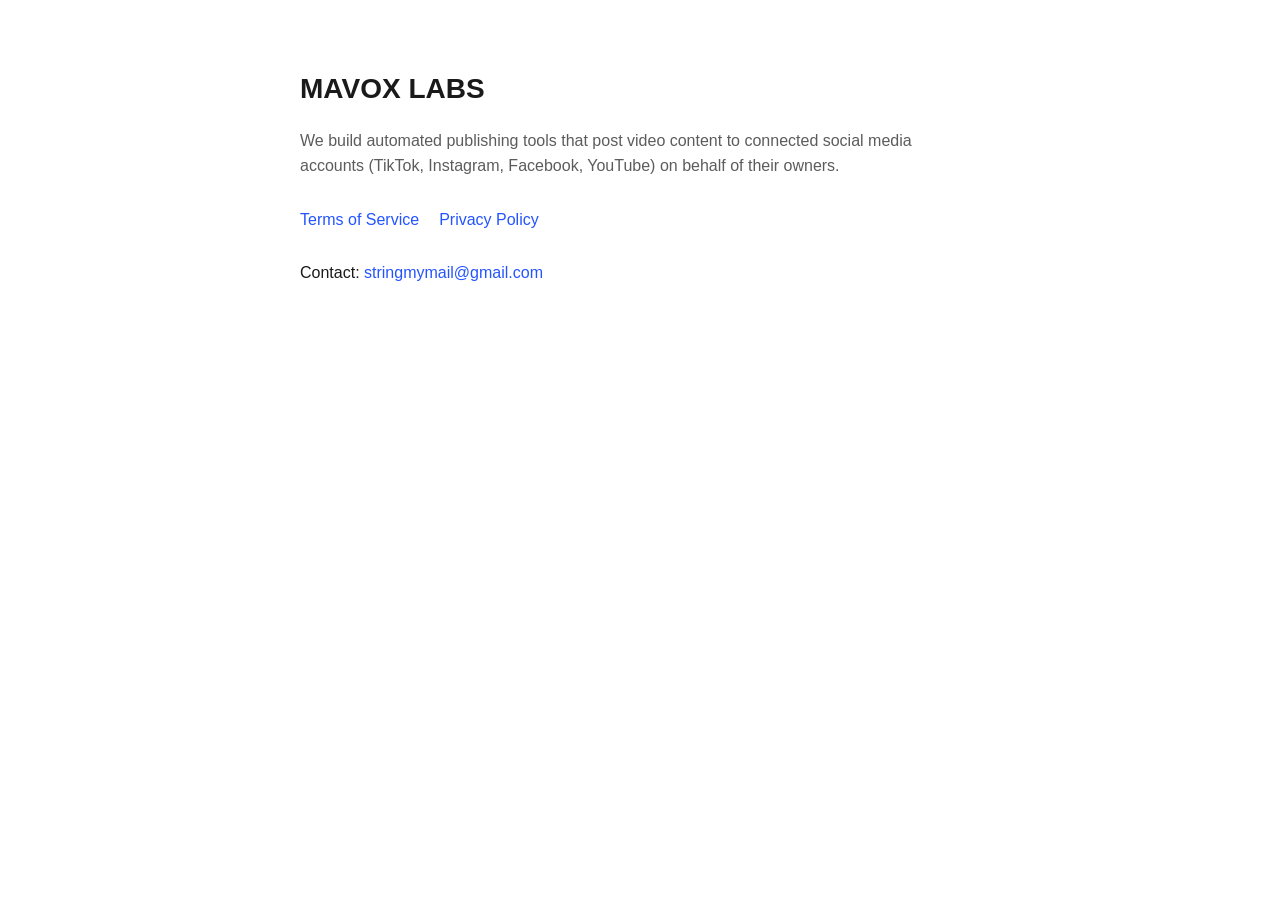
<file: index.html>
<!doctype html>
<html lang="en">
<head>
<meta charset="utf-8">
<meta name="viewport" content="width=device-width, initial-scale=1">
<meta name="tiktok-developers-site-verification" content="2B5VnRHjp1blQ4DqPeul8AGN6gAwsrFG">
<title>MAVOX LABS</title>
<link rel="stylesheet" href="style.css">
</head>
<body>
  <main class="page">
    <h1>MAVOX LABS</h1>
    <p class="lede">We build automated publishing tools that post video content to connected social media accounts (TikTok, Instagram, Facebook, YouTube) on behalf of their owners.</p>
    <nav class="links">
      <a href="terms.html">Terms of Service</a>
      <a href="privacy.html">Privacy Policy</a>
    </nav>
    <p class="contact">Contact: <a href="mailto:stringmymail@gmail.com">stringmymail@gmail.com</a></p>
  </main>
</body>
</html>
</file>
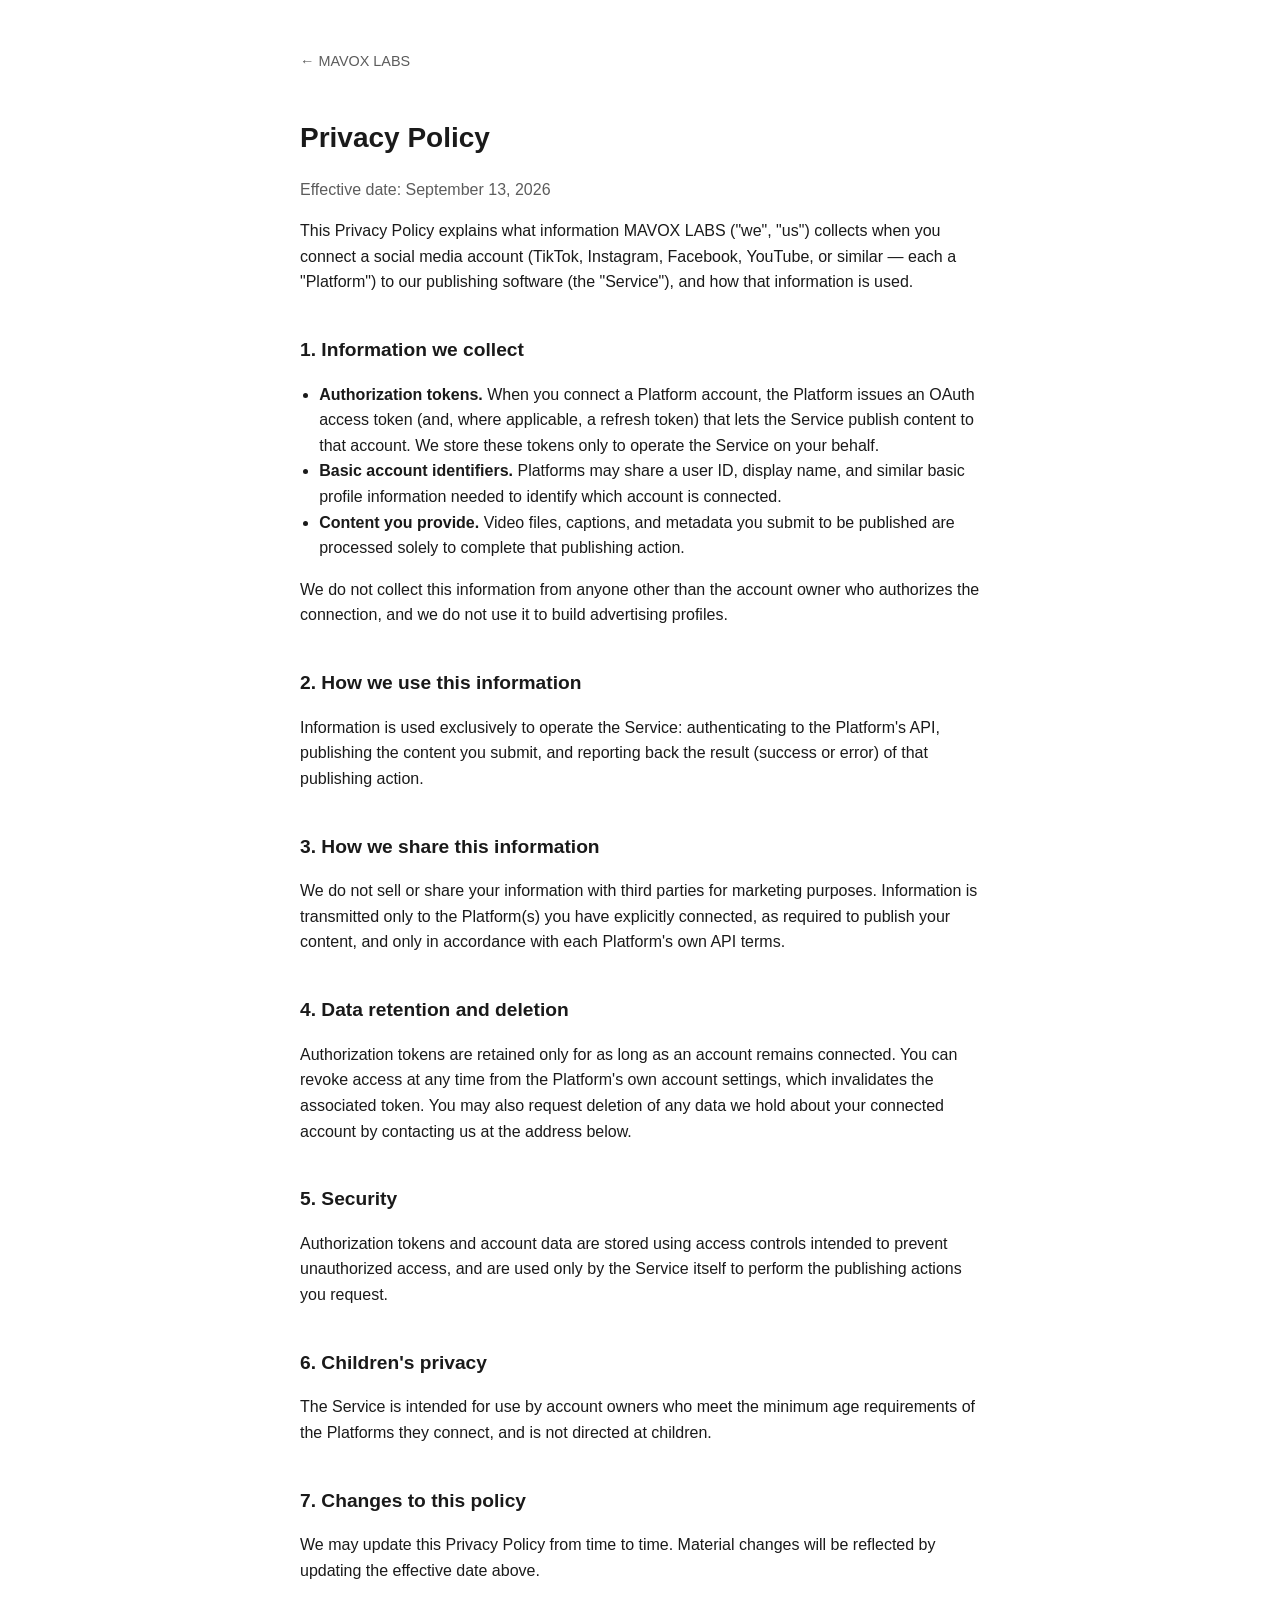
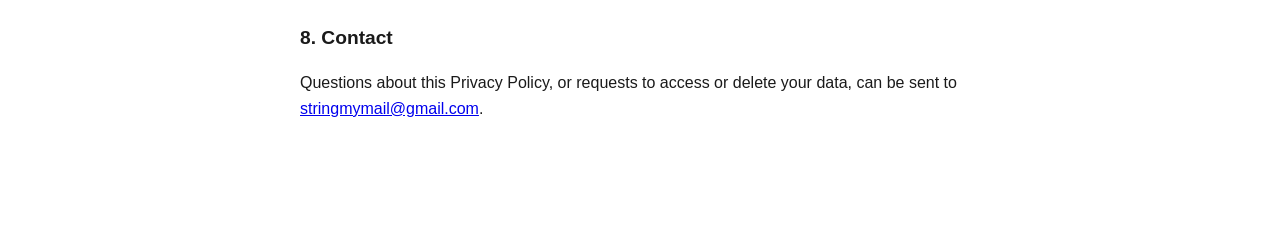
<file: privacy.html>
<!doctype html>
<html lang="en">
<head>
<meta charset="utf-8">
<meta name="viewport" content="width=device-width, initial-scale=1">
<meta name="tiktok-developers-site-verification" content="2B5VnRHjp1blQ4DqPeul8AGN6gAwsrFG">
<title>Privacy Policy — MAVOX LABS</title>
<link rel="stylesheet" href="style.css">
</head>
<body>
  <main class="page">
    <a class="back" href="index.html">&larr; MAVOX LABS</a>
    <h1>Privacy Policy</h1>
    <p class="updated">Effective date: September 13, 2026</p>

    <section>
      <p>This Privacy Policy explains what information MAVOX LABS ("we", "us") collects when
      you connect a social media account (TikTok, Instagram, Facebook, YouTube, or similar —
      each a "Platform") to our publishing software (the "Service"), and how that information
      is used.</p>
    </section>

    <section>
      <h2>1. Information we collect</h2>
      <ul>
        <li><strong>Authorization tokens.</strong> When you connect a Platform account, the
        Platform issues an OAuth access token (and, where applicable, a refresh token) that
        lets the Service publish content to that account. We store these tokens only to
        operate the Service on your behalf.</li>
        <li><strong>Basic account identifiers.</strong> Platforms may share a user ID,
        display name, and similar basic profile information needed to identify which account
        is connected.</li>
        <li><strong>Content you provide.</strong> Video files, captions, and metadata you
        submit to be published are processed solely to complete that publishing action.</li>
      </ul>
      <p>We do not collect this information from anyone other than the account owner who
      authorizes the connection, and we do not use it to build advertising profiles.</p>
    </section>

    <section>
      <h2>2. How we use this information</h2>
      <p>Information is used exclusively to operate the Service: authenticating to the
      Platform's API, publishing the content you submit, and reporting back the result
      (success or error) of that publishing action.</p>
    </section>

    <section>
      <h2>3. How we share this information</h2>
      <p>We do not sell or share your information with third parties for marketing purposes.
      Information is transmitted only to the Platform(s) you have explicitly connected, as
      required to publish your content, and only in accordance with each Platform's own API
      terms.</p>
    </section>

    <section>
      <h2>4. Data retention and deletion</h2>
      <p>Authorization tokens are retained only for as long as an account remains connected.
      You can revoke access at any time from the Platform's own account settings, which
      invalidates the associated token. You may also request deletion of any data we hold
      about your connected account by contacting us at the address below.</p>
    </section>

    <section>
      <h2>5. Security</h2>
      <p>Authorization tokens and account data are stored using access controls intended to
      prevent unauthorized access, and are used only by the Service itself to perform the
      publishing actions you request.</p>
    </section>

    <section>
      <h2>6. Children's privacy</h2>
      <p>The Service is intended for use by account owners who meet the minimum age
      requirements of the Platforms they connect, and is not directed at children.</p>
    </section>

    <section>
      <h2>7. Changes to this policy</h2>
      <p>We may update this Privacy Policy from time to time. Material changes will be
      reflected by updating the effective date above.</p>
    </section>

    <section>
      <h2>8. Contact</h2>
      <p>Questions about this Privacy Policy, or requests to access or delete your data, can
      be sent to <a href="mailto:stringmymail@gmail.com">stringmymail@gmail.com</a>.</p>
    </section>
  </main>
</body>
</html>
</file>
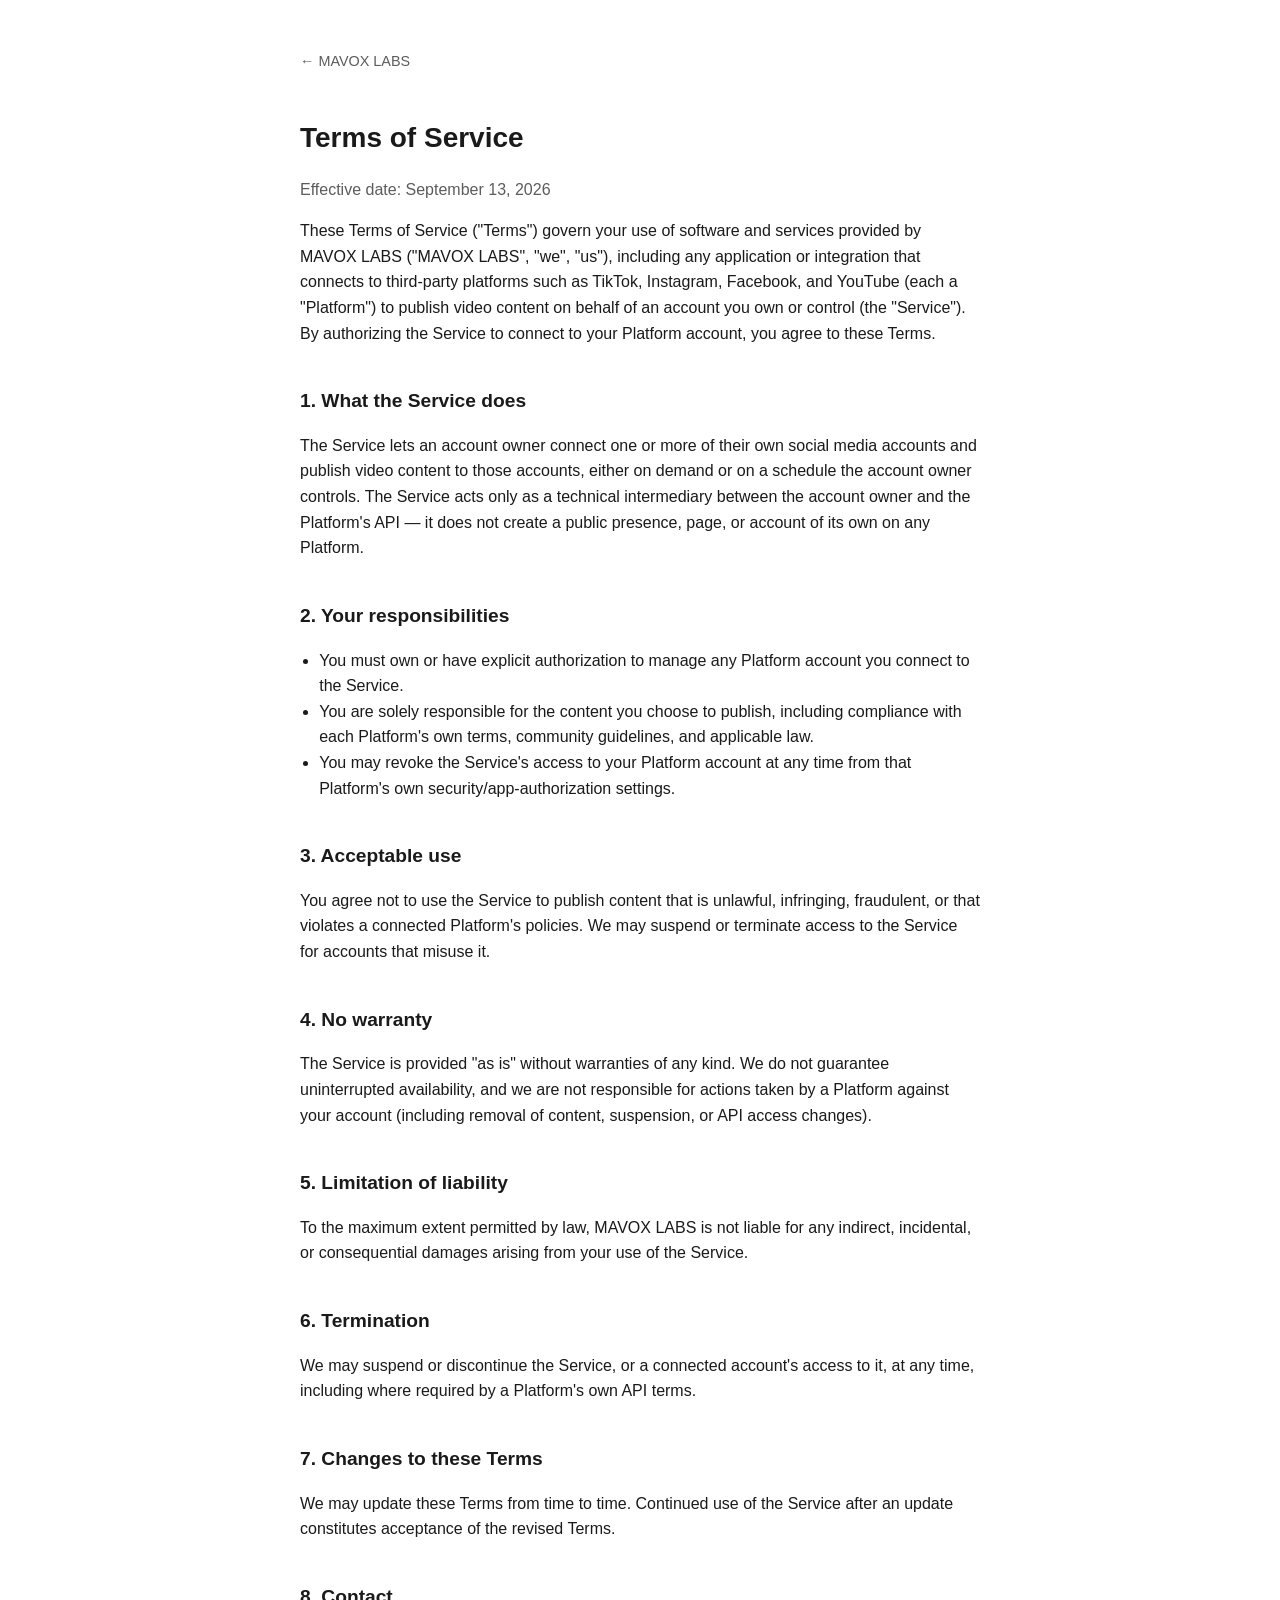
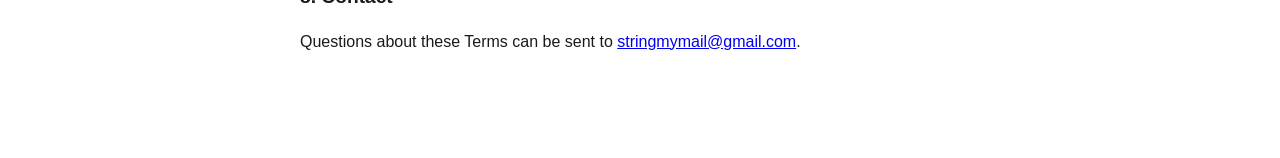
<file: terms.html>
<!doctype html>
<html lang="en">
<head>
<meta charset="utf-8">
<meta name="viewport" content="width=device-width, initial-scale=1">
<meta name="tiktok-developers-site-verification" content="2B5VnRHjp1blQ4DqPeul8AGN6gAwsrFG">
<title>Terms of Service — MAVOX LABS</title>
<link rel="stylesheet" href="style.css">
</head>
<body>
  <main class="page">
    <a class="back" href="index.html">&larr; MAVOX LABS</a>
    <h1>Terms of Service</h1>
    <p class="updated">Effective date: September 13, 2026</p>

    <section>
      <p>These Terms of Service ("Terms") govern your use of software and services provided by
      MAVOX LABS ("MAVOX LABS", "we", "us"), including any application or integration that
      connects to third-party platforms such as TikTok, Instagram, Facebook, and YouTube
      (each a "Platform") to publish video content on behalf of an account you own or
      control (the "Service"). By authorizing the Service to connect to your Platform
      account, you agree to these Terms.</p>
    </section>

    <section>
      <h2>1. What the Service does</h2>
      <p>The Service lets an account owner connect one or more of their own social media
      accounts and publish video content to those accounts, either on demand or on a
      schedule the account owner controls. The Service acts only as a technical intermediary
      between the account owner and the Platform's API — it does not create a public
      presence, page, or account of its own on any Platform.</p>
    </section>

    <section>
      <h2>2. Your responsibilities</h2>
      <ul>
        <li>You must own or have explicit authorization to manage any Platform account you
        connect to the Service.</li>
        <li>You are solely responsible for the content you choose to publish, including
        compliance with each Platform's own terms, community guidelines, and applicable law.</li>
        <li>You may revoke the Service's access to your Platform account at any time from that
        Platform's own security/app-authorization settings.</li>
      </ul>
    </section>

    <section>
      <h2>3. Acceptable use</h2>
      <p>You agree not to use the Service to publish content that is unlawful, infringing,
      fraudulent, or that violates a connected Platform's policies. We may suspend or
      terminate access to the Service for accounts that misuse it.</p>
    </section>

    <section>
      <h2>4. No warranty</h2>
      <p>The Service is provided "as is" without warranties of any kind. We do not guarantee
      uninterrupted availability, and we are not responsible for actions taken by a Platform
      against your account (including removal of content, suspension, or API access changes).</p>
    </section>

    <section>
      <h2>5. Limitation of liability</h2>
      <p>To the maximum extent permitted by law, MAVOX LABS is not liable for any indirect,
      incidental, or consequential damages arising from your use of the Service.</p>
    </section>

    <section>
      <h2>6. Termination</h2>
      <p>We may suspend or discontinue the Service, or a connected account's access to it, at
      any time, including where required by a Platform's own API terms.</p>
    </section>

    <section>
      <h2>7. Changes to these Terms</h2>
      <p>We may update these Terms from time to time. Continued use of the Service after an
      update constitutes acceptance of the revised Terms.</p>
    </section>

    <section>
      <h2>8. Contact</h2>
      <p>Questions about these Terms can be sent to
      <a href="mailto:stringmymail@gmail.com">stringmymail@gmail.com</a>.</p>
    </section>
  </main>
</body>
</html>
</file>
<file: style.css>
:root {
  color-scheme: light dark;
  --bg: #ffffff;
  --fg: #1a1a1a;
  --muted: #5c5c5c;
  --accent: #2454ff;
  --border: #e2e2e2;
}
@media (prefers-color-scheme: dark) {
  :root {
    --bg: #12141a;
    --fg: #eaeaea;
    --muted: #a0a0a8;
    --accent: #7ea2ff;
    --border: #2a2d36;
  }
}
* { box-sizing: border-box; }
body {
  margin: 0;
  background: var(--bg);
  color: var(--fg);
  font: 16px/1.6 -apple-system, BlinkMacSystemFont, "Segoe UI", Roboto, sans-serif;
}
.page {
  max-width: 720px;
  margin: 0 auto;
  padding: 48px 20px 80px;
}
h1 { font-size: 1.75rem; margin-bottom: 4px; }
h2 { font-size: 1.2rem; margin-top: 2.5rem; }
.lede, .updated { color: var(--muted); }
.links { display: flex; gap: 20px; margin: 28px 0; }
.links a, .contact a { color: var(--accent); text-decoration: none; }
.links a:hover, .contact a:hover { text-decoration: underline; }
.back { display: inline-block; margin-bottom: 24px; color: var(--muted); text-decoration: none; font-size: 0.9rem; }
.back:hover { text-decoration: underline; }
section { margin-bottom: 1.5rem; }
ul { padding-left: 1.2rem; }
</file>
